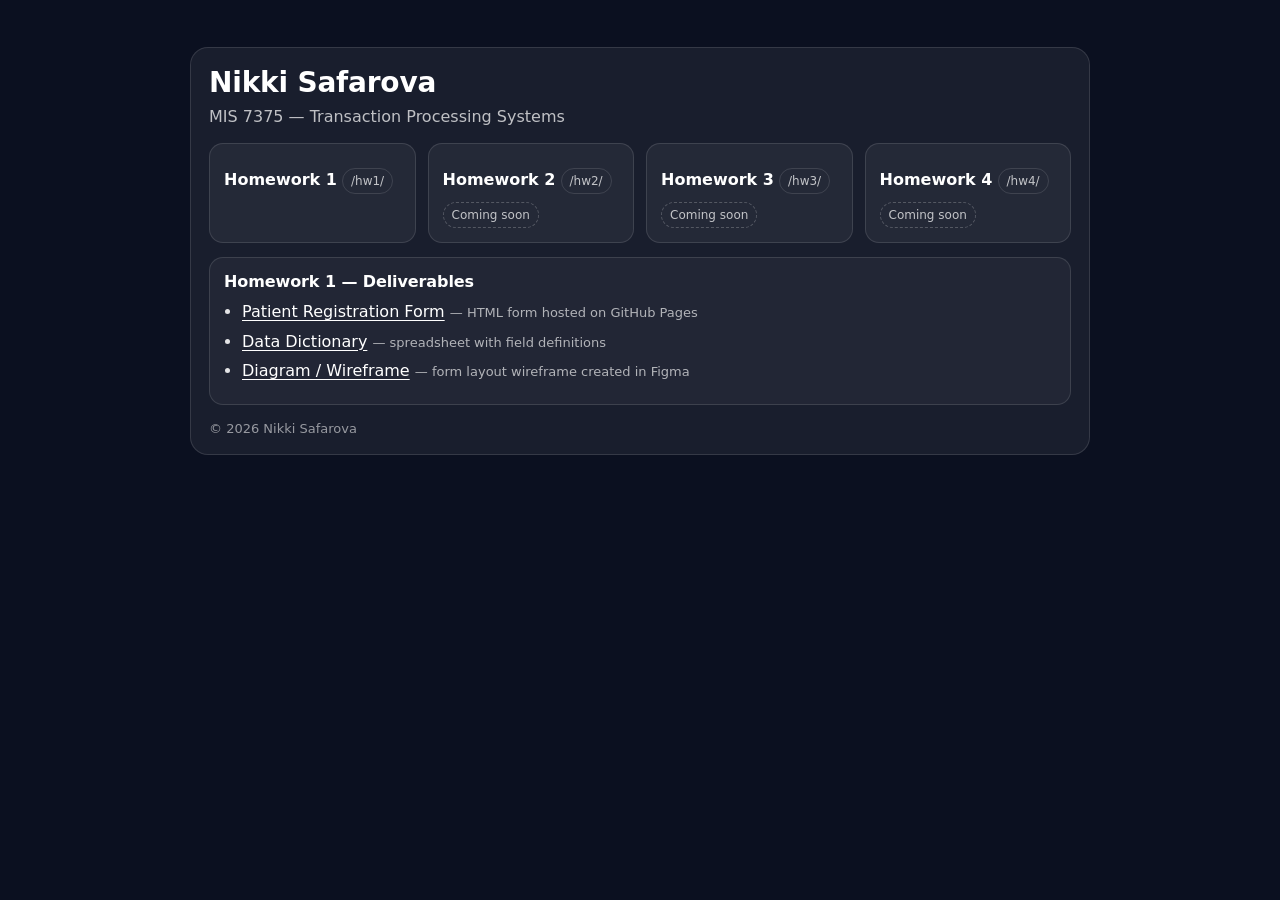
<file: index.html>
<!DOCTYPE html>
<html lang="en">
<head>
  <meta charset="UTF-8" />
  <meta name="viewport" content="width=device-width, initial-scale=1" />
  <title>MIS 7375 | Nikki Safarova</title>
  <style>
    body{
      margin:0;
      font-family: system-ui, -apple-system, Segoe UI, Roboto, Arial, sans-serif;
      background:#0b1020;
      color:#ffffff;
    }
    .wrap{
      max-width:900px;
      margin:0 auto;
      padding:28px 18px 60px;
    }
    .card{
      background: rgba(255,255,255,.06);
      border: 1px solid rgba(255,255,255,.12);
      border-radius: 18px;
      padding: 18px;
    }
    h1{
      margin:0 0 6px;
      font-size:28px;
      letter-spacing:-.2px;
    }
    .sub{
      margin:0;
      color: rgba(255,255,255,.72);
      line-height:1.5;
    }
    .grid{
      margin-top:14px;
      display:grid;
      grid-template-columns: repeat(4, 1fr);
      gap:12px;
    }
    @media (max-width: 900px){
      .grid{grid-template-columns: repeat(2, 1fr);}
    }
    @media (max-width: 520px){
      .grid{grid-template-columns: 1fr;}
    }
    a.tile{
      display:block;
      padding:14px;
      border-radius: 14px;
      border: 1px solid rgba(255,255,255,.12);
      background: rgba(255,255,255,.05);
      color:#fff;
      text-decoration:none;
      transition:.15s ease;
    }
    a.tile:hover{
      transform: translateY(-2px);
      background: rgba(255,255,255,.08);
      border-color: rgba(255,255,255,.20);
    }
    .tag{
      display:inline-block;
      margin-top:10px;
      font-size:12px;
      color: rgba(255,255,255,.72);
      padding:5px 8px;
      border:1px solid rgba(255,255,255,.12);
      border-radius:999px;
    }

    /* HW1 details section */
    .details{
      margin-top:14px;
      padding:14px;
      border-radius: 14px;
      border: 1px solid rgba(255,255,255,.12);
      background: rgba(255,255,255,.04);
    }
    .details h2{
      margin:0 0 10px;
      font-size:16px;
      letter-spacing:-.1px;
    }
    .links{
      margin:0;
      padding-left:18px;
      color: rgba(255,255,255,.88);
    }
    .links li{
      margin:8px 0;
      line-height:1.35;
    }
    .links a{
      color:#ffffff;
      text-decoration: underline;
      text-underline-offset: 3px;
    }
    .muted{
      color: rgba(255,255,255,.65);
      font-size:13px;
      margin-top:6px;
    }

    /* Coming soon tag */
    .soon{
      display:inline-block;
      margin-top:8px;
      font-size:12px;
      color: rgba(255,255,255,.72);
      padding:5px 8px;
      border:1px dashed rgba(255,255,255,.22);
      border-radius:999px;
    }

    footer{
      margin-top:16px;
      color: rgba(255,255,255,.55);
      font-size:13px;
    }
  </style>
</head>
<body>
  <main class="wrap">
    <br />
    <div class="card">
      <h1>Nikki Safarova</h1>
      <p class="sub">MIS 7375 — Transaction Processing Systems</p>

      <div class="grid" aria-label="Homework folders">
        <a class="tile" href="./hw1/">
          <strong>Homework 1</strong>
          <div class="tag">/hw1/</div>
        </a>

        <a class="tile" href="./hw2/">
          <strong>Homework 2</strong>
          <div class="tag">/hw2/</div>
          <div class="soon">Coming soon</div>
        </a>

        <a class="tile" href="./hw3/">
          <strong>Homework 3</strong>
          <div class="tag">/hw3/</div>
          <div class="soon">Coming soon</div>
        </a>

        <a class="tile" href="./hw4/">
          <strong>Homework 4</strong>
          <div class="tag">/hw4/</div>
          <div class="soon">Coming soon</div>
        </a>
      </div>

      <div class="details" aria-label="Homework 1 deliverables">
        <h2>Homework 1 — Deliverables</h2>
        <ul class="links">
          <li>
            <a href="./hw1/index.html">Patient Registration Form</a>
            <span class="muted">— HTML form hosted on GitHub Pages</span>
          </li>
          <li>
            <a href="./hw1/mis7375-hw1-data-dictionary.pdf">Data Dictionary</a>
            <span class="muted">— spreadsheet with field definitions</span>
          </li>
          <li>
            <a href="./hw1/mis7375-hw1-diagram.pdf">Diagram / Wireframe</a>
            <span class="muted">— form layout wireframe created in Figma</span>
          </li>
        </ul>
      </div>

      <footer>© <span id="year"></span> Nikki Safarova</footer>
    </div>
  </main>

  <script>
    document.getElementById("year").textContent = new Date().getFullYear();
  </script>
</body>
</html>
</file>
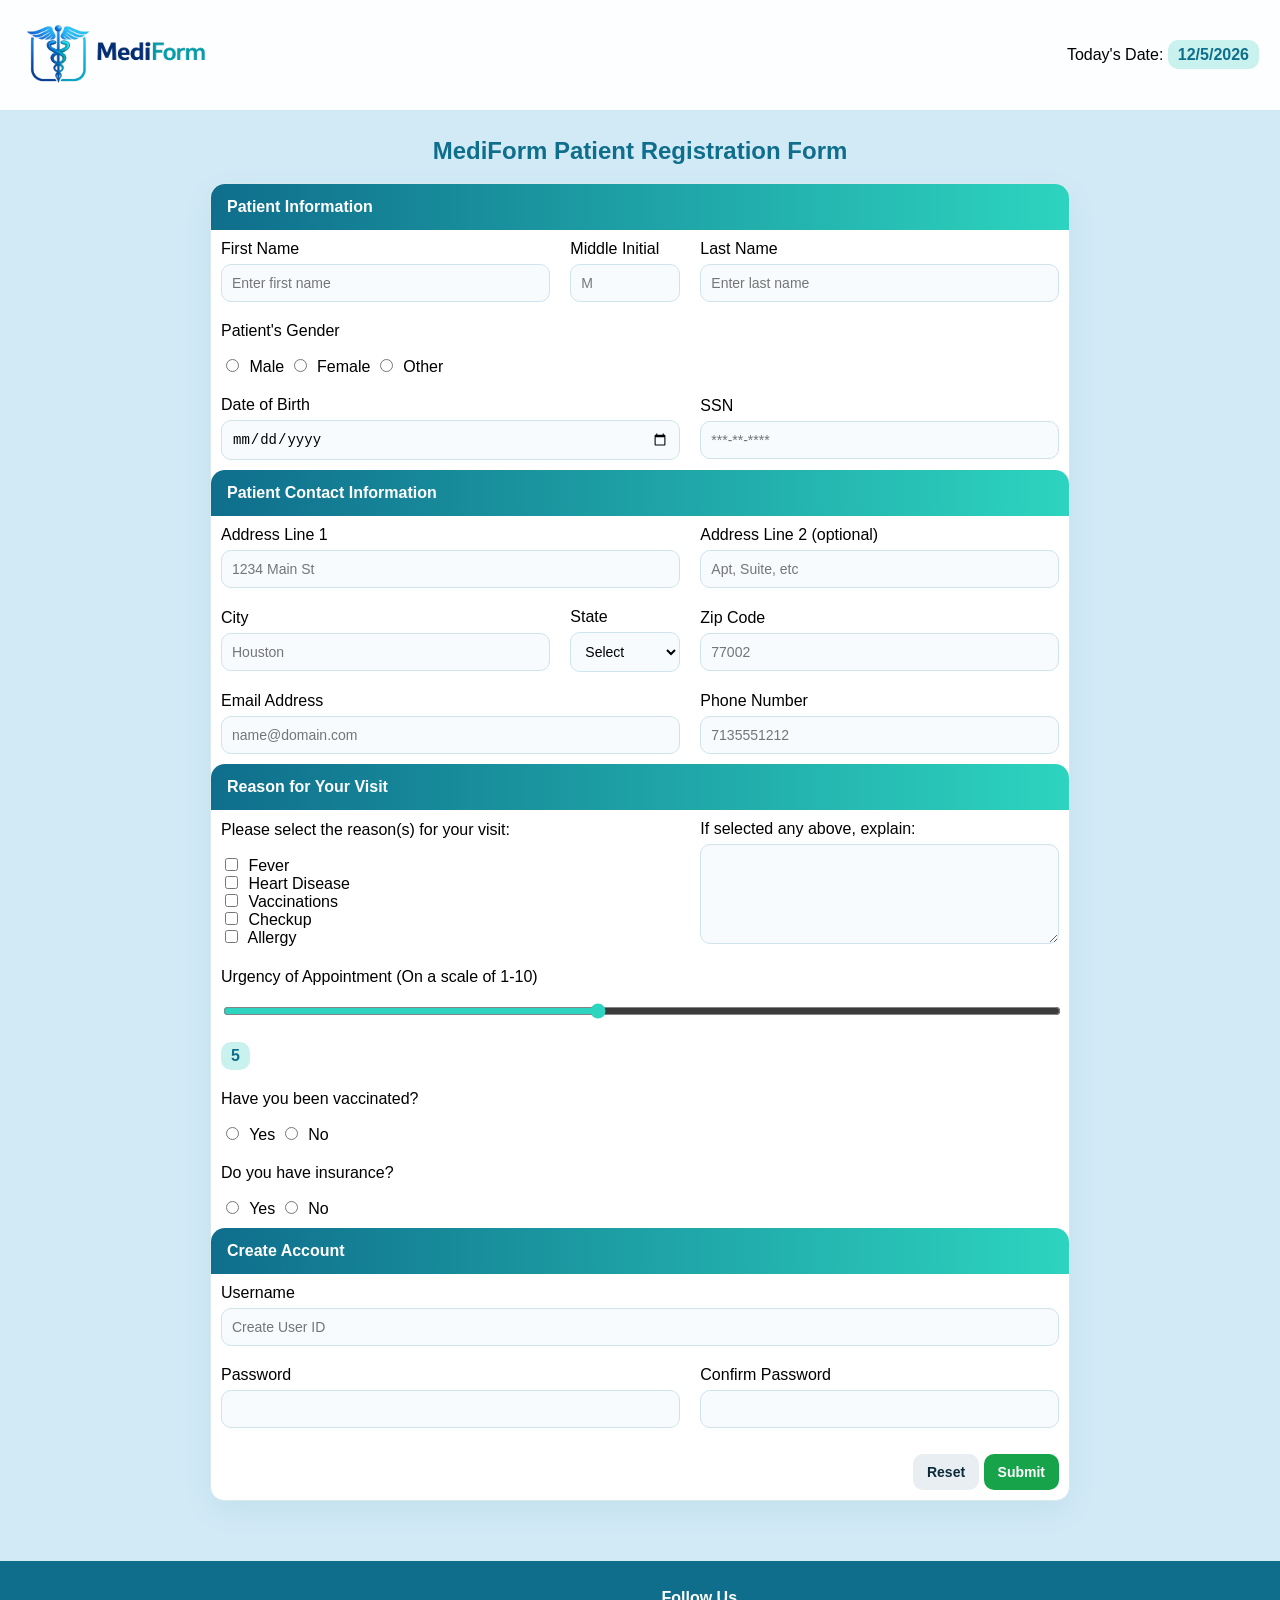
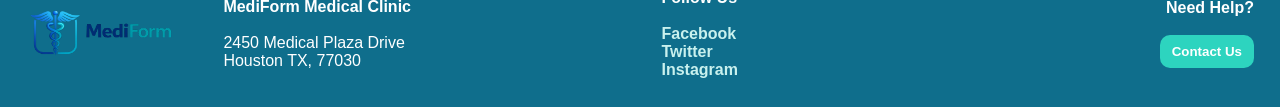
<file: hw1/index.html>
<!doctype html>
<!--
    Name: Nikki Safarova
    File: index.html
    Date Created: 2026-02-21
    Date Updated: 2026-02-25
    Purpose: MIS 7375 Homework 1 - MediForm Patient Registration Form HTML
-->

<html lang="en">
  <head>
    <meta charset="utf-8" />
    <title>MediForm Patient Registration</title>

    <!-- External CSS Stylesheet-->
    <link rel="stylesheet" href="style.css" />
  </head>

  <body>
    <!-- HEADER SECTION -->
    <div id="header">
      <table width="100%">
        <tr>
          <td><img src="logo.png" alt="MediForm Logo" width="150" /></td>
          <td align="right">
            Today's Date: <span id="today">MM/DD/YYYY</span>
          </td>
        </tr>
      </table>
    </div>

    <!-- BODY SECTION -->
    <div id="body">
      <h2>MediForm Patient Registration Form</h2>

      <form action="thankyou.html">
        <center>
          <table width="800" cellpadding="10">
            <tr>
              <th colspan="3">Patient Information</th>
            </tr>

            <!-- NAME -->
            <tr>
              <td>
                First Name<br />
                <input
                  type="text"
                  name="firstname"
                  maxlength="30"
                  required
                  placeholder="Enter first name"
                />
              </td>

              <td width="110">
                Middle Initial<br />
                <input
                  type="text"
                  name="middleinit"
                  maxlength="1"
                  placeholder="M"
                />
              </td>

              <td>
                Last Name<br />
                <input
                  type="text"
                  name="lastname"
                  maxlength="30"
                  required
                  placeholder="Enter last name"
                />
              </td>
            </tr>

            <!-- GENDER RADIO BUTTON -->
            <tr>
              <td colspan="3">
                Patient's Gender<br /><br />
                <input type="radio" name="gender" value="Male" required /> Male
                <input type="radio" name="gender" value="Female" /> Female
                <input type="radio" name="gender" value="Other" /> Other
              </td>
            </tr>

            <!-- Date of Birth + SSN -->
            <tr>
              <td colspan="2">
                Date of Birth<br />
                <input type="date" name="dob" required />
              </td>

              <td>
                SSN<br />
                <input
                  type="password"
                  name="ssn"
                  placeholder="***-**-****"
                  maxlength="11"
                  required
                />
              </td>
            </tr>

            <tr>
              <th colspan="3">Patient Contact Information</th>
            </tr>

            <!-- ADDRESS and CONTACT INFORMATION -->
            <tr>
              <td colspan="2">
                Address Line 1<br />
                <input
                  type="text"
                  name="addr1"
                  maxlength="30"
                  placeholder="1234 Main St"
                  required
                />
              </td>

              <td>
                Address Line 2 (optional)<br />
                <input
                  type="text"
                  name="addr2"
                  maxlength="30"
                  placeholder="Apt, Suite, etc"
                />
              </td>
            </tr>

            <tr>
              <td>
                City<br />
                <input
                  type="text"
                  name="city"
                  maxlength="30"
                  placeholder="Houston"
                  required
                />
              </td>

              <td>
                State<br />
                <select name="state" required>
                  <option value="">Select</option>
                  <option>AK</option>
                  <option>AL</option>
                  <option>AR</option>
                  <option>AZ</option>
                  <option>CA</option>
                  <option>CO</option>
                  <option>CT</option>
                  <option>DC</option>
                  <option>DE</option>
                  <option>FL</option>
                  <option>GA</option>
                  <option>HI</option>
                  <option>IA</option>
                  <option>ID</option>
                  <option>IL</option>
                  <option>IN</option>
                  <option>KS</option>
                  <option>KY</option>
                  <option>LA</option>
                  <option>MA</option>
                  <option>MD</option>
                  <option>ME</option>
                  <option>MI</option>
                  <option>MN</option>
                  <option>MO</option>
                  <option>MS</option>
                  <option>MT</option>
                  <option>NC</option>
                  <option>ND</option>
                  <option>NE</option>
                  <option>NH</option>
                  <option>NJ</option>
                  <option>NM</option>
                  <option>NV</option>
                  <option>NY</option>
                  <option>OH</option>
                  <option>OK</option>
                  <option>OR</option>
                  <option>PA</option>
                  <option>PR</option>
                  <option>RI</option>
                  <option>SC</option>
                  <option>SD</option>
                  <option>TN</option>
                  <option>TX</option>
                  <option>UT</option>
                  <option>VA</option>
                  <option>VT</option>
                  <option>WA</option>
                  <option>WI</option>
                  <option>WV</option>
                  <option>WY</option>
                </select>
              </td>

              <td>
                Zip Code<br />
                <input
                  type="text"
                  name="zip"
                  maxlength="10"
                  placeholder="77002"
                  required
                />
              </td>
            </tr>

            <tr>
              <td colspan="2">
                Email Address<br />
                <input
                  type="email"
                  name="email"
                  placeholder="name@domain.com"
                  required
                />
              </td>

              <td>
                Phone Number<br />
                <input
                  type="text"
                  name="phone"
                  placeholder="7135551212"
                  required
                />
              </td>
            </tr>

            <tr>
              <th colspan="3">Reason for Your Visit</th>
            </tr>

            <!-- CHECKBOXES -->

            <tr>
              <td colspan="2">
                Please select the reason(s) for your visit:<br /><br />
                <input type="checkbox" name="history" value="Fever" />
                Fever<br />
                <input type="checkbox" name="history" value="Asthma" /> Heart
                Disease<br />
                <input type="checkbox" name="history" value="Vaccinations" />
                Vaccinations<br />
                <input type="checkbox" name="history" value="Checkup" />
                Checkup<br />
                <input type="checkbox" name="history" value="Allergy" /> Allergy
              </td>

              <td>
                <!-- TEXTAREA -->
                If selected any above, explain:<br />
                <textarea name="symptoms" rows="4" cols="20"></textarea>
              </td>
            </tr>

            <!-- SLIDER -->
            <tr>
              <td colspan="3">
                Urgency of Appointment (On a scale of 1-10)<br />
                <input
                  type="range"
                  id="health_score"
                  min="1"
                  max="10"
                  value="5"
                />
                <span id="score-value">5</span>
              </td>
            </tr>

            <!-- VACCINATION RADIO BUTTON-->
            <tr>
              <td colspan="3">
                Have you been vaccinated?<br /><br />
                <input type="radio" name="vaccinated" value="Yes" required />
                Yes <input type="radio" name="vaccinated" value="No" /> No
              </td>
            </tr>

            <!-- INSURANCE RADIO BUTTON -->
            <tr>
              <td colspan="3">
                Do you have insurance?<br /><br />
                <input type="radio" name="insurance" value="Yes" required /> Yes
                <input type="radio" name="insurance" value="No" /> No
              </td>
            </tr>

            <!-- CREATE ACCOUNT -->
            <tr>
              <th colspan="3">Create Account</th>
            </tr>

            <tr>
              <td colspan="3">
                Username<br />
                <input
                  type="text"
                  name="userid"
                  maxlength="20"
                  placeholder="Create User ID"
                  required
                />
              </td>
            </tr>

            <tr>
              <td colspan="2">
                Password<br />
                <input type="password" name="password" required />
              </td>

              <td>
                Confirm Password<br />
                <input type="password" name="password2" required />
              </td>
            </tr>

            <!-- SUBMIT and RESET BUTTONS -->
            <tr>
              <td colspan="3" align="right">
                <input type="reset" value="Reset" />
                <input type="submit" value="Submit" />
              </td>
            </tr>
          </table>
        </center>
      </form>
    </div>

    <!-- FOOTER SECTION -->
    <div id="footer">
      <table width="100%" cellpadding="10">
        <tr>
          <!-- Logo and Company Address-->
          <td width="12%">
            <img src="logo.png" alt="MediForm Logo" width="150" />
          </td>

          <td width="30%">
            <b>MediForm Medical Clinic</b><br /><br />
            2450 Medical Plaza Drive<br />
            Houston TX, 77030
          </td>

          <!-- Social Links -->
          <td width="30%">
            <b>Follow Us</b><br /><br />
            <a href="#">Facebook</a><br />
            <a href="#">Twitter</a><br />
            <a href="#">Instagram</a>
          </td>

          <!-- Contact Button -->
          <td width="12%" align="right">
            <b>Need Help?</b><br /><br />
            <button type="button">Contact Us</button>
          </td>
        </tr>
      </table>
    </div>

    <!-- Javascript for Today's date and Slider -->
    <script>
      document.getElementById("today").innerHTML =
        new Date().toLocaleDateString("en-US");

      var slider = document.getElementById("health_score");
      var output = document.getElementById("score-value");
      output.innerHTML = slider.value;

      slider.oninput = function () {
        output.innerHTML = this.value;
      };
    </script>
  </body>
</html>
</file>
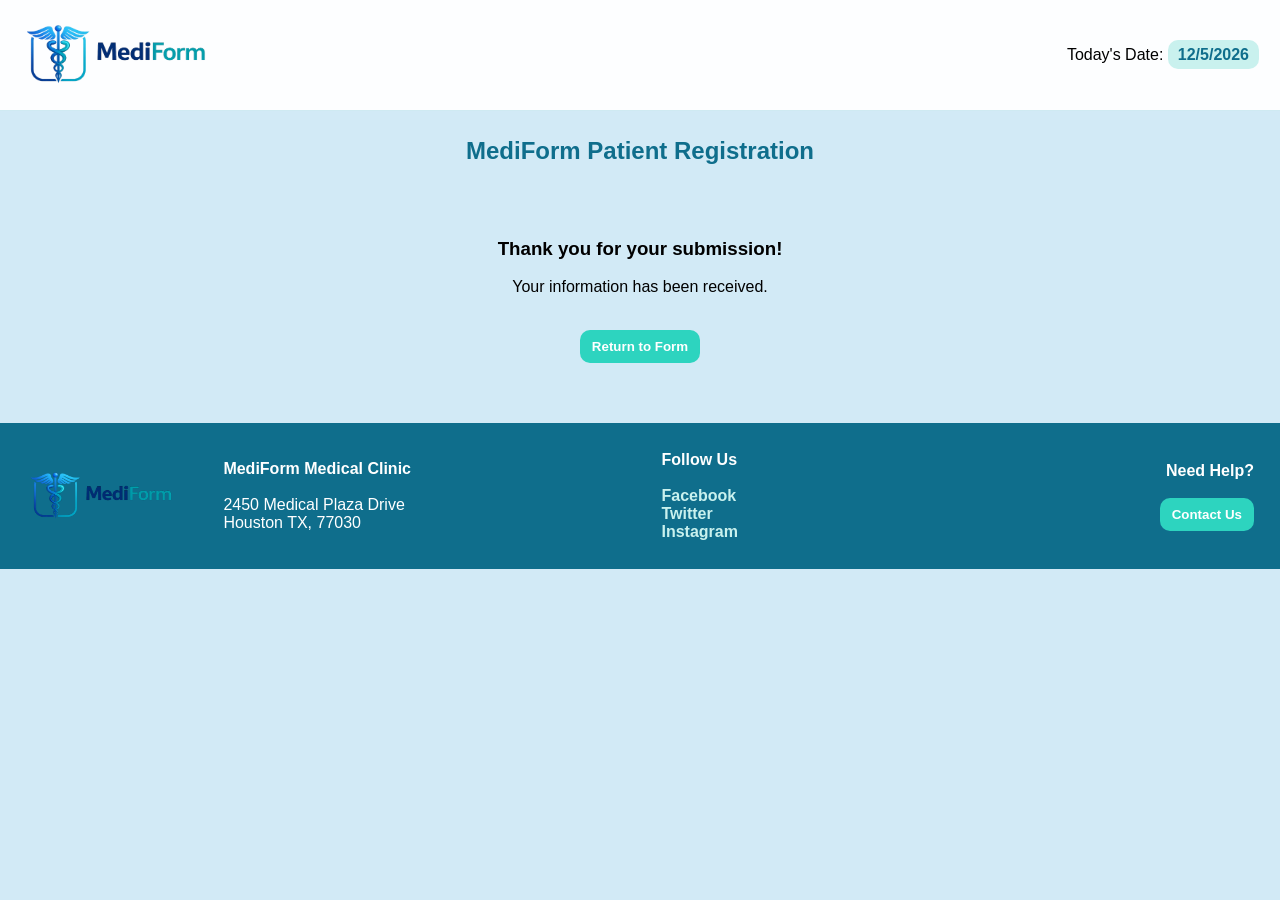
<file: hw1/thankyou.html>
<!doctype html>
<!--
    Name: Nikki Safarova
    File: thankyou.html
    Date Created: 2026-02-23
    Date Updated: 2026-02-24
    Purpose: Thank you page for MIS 7375 Homework 1 - MediForm Patient Registration Form.
-->

<html lang="en">
  <head>
    <meta charset="utf-8" />
    <title>MediForm Submission</title>

    <!-- External CSS -->
    <link rel="stylesheet" href="style.css" />
  </head>

  <body>
    <!-- HEADER SECTION -->
    <div id="header">
      <table width="100%">
        <tr>
          <td>
            <img src="logo.png" alt="MediForm Logo" width="150" />
          </td>
          <td align="right">
            Today's Date: <span id="today">MM/DD/YYYY</span>
          </td>
        </tr>
      </table>
    </div>

    <!-- BODY SECTION -->
    <div id="body" align="center">
      <h2>MediForm Patient Registration</h2>

      <br /><br />

      <h3>Thank you for your submission!</h3>

      <p>Your information has been received.</p>

      <br />

      <a href="index.html">
        <button id="button" type="button">Return to Form</button>
      </a>
    </div>

    <!-- FOOTER SECTION -->
    <div id="footer">
      <table width="100%" cellpadding="10">
        <tr>
          <!-- Logo and Company Adress -->
          <td width="12%">
            <img src="logo.png" alt="MediForm Logo" width="150" />
          </td>

          <td width="30%">
            <b>MediForm Medical Clinic</b><br /><br />
            2450 Medical Plaza Drive<br />
            Houston TX, 77030
          </td>

          <!-- Social Links -->
          <td width="30%">
            <b>Follow Us</b><br /><br />
            <a href="#">Facebook</a><br />
            <a href="#">Twitter</a><br />
            <a href="#">Instagram</a>
          </td>

          <!-- Contact Button -->
          <td width="12%" align="right">
            <b>Need Help?</b><br /><br />
            <button type="button">Contact Us</button>
          </td>
        </tr>
      </table>
    </div>

    <script>
      document.getElementById("today").innerHTML =
        new Date().toLocaleDateString("en-US");
    </script>
  </body>
</html>
</file>
<file: hw1/style.css>
/*
  Name: Nikki Safarova
  File: style.css
  Date Created: 2026-02-21
  Date Updated: 2026-02-24
  Purpose: MIS 7375 Homework 1 - MediForm CSS Stylesheet
*/

body {
  background: #d2eaf6;
  font-family: Verdana, Geneva, Tahoma, sans-serif;
  margin: 0;
}

/* HEADER SECTION */
#header {
  background: #fdfeff;
  border-bottom: 1px solid #cfeaf2;
  padding: 14px 18px;
}

#header img {
  width: 190px;
}

#today {
  background: #c9f1ee;
  border-radius: 10px;
  color: #0f6e8c;
  font-weight: 700;
  padding: 6px 10px;
}

/* BODY SECTION */
#body {
  padding: 26px 14px 34px 14px;
}

h2 {
  color: #0f6e8c;
  font-weight: 800;
  margin: 0 0 18px 0;
  text-align: center;
}

/* FORM CARD */
#body table {
  background: #ffffff;
  border: 1px solid #d7e8ef;
  border-collapse: separate;
  border-radius: 14px;
  border-spacing: 0;
  box-shadow: 0 10px 30px rgba(15, 110, 140, 0.08);
  max-width: 95%;
  width: 860px;
}

#body th {
  background: linear-gradient(90deg, #0f6e8c, #2dd4bf);
  border-radius: 14px 14px 0 0;
  color: #ffffff;
  font-size: 16px;
  padding: 14px 16px;
  text-align: left;
}

/* INPUTS */
input,
select,
textarea {
  background: #f7fbfd;
  border: 1px solid #cfe3ea;
  border-radius: 10px;
  box-sizing: border-box;
  font-size: 14px;
  margin-top: 6px;
  padding: 10px;
  width: 100%;
}

textarea {
  height: 100px;
}

input[type="checkbox"],
input[type="radio"] {
  margin-right: 6px;
  margin-top: 0;
  width: auto;
}

/* BUTTONS */
input[type="button"],
input[type="reset"],
input[type="submit"] {
  border: none;
  border-radius: 10px;
  cursor: pointer;
  font-weight: 700;
  padding: 10px 14px;
  width: auto;
}

input[type="reset"] {
  background: #e9eef2;
  color: #0b2b3a;
}

input[type="submit"] {
  background: #16a34a;
  color: #ffffff;
}

#button {
  background: #2dd4bf;
  border: none;
  border-radius: 10px;
  color: #ffffff;
  cursor: pointer;
  font-weight: 700;
  padding: 9px 12px;
}

/* SLIDER */
input[type="range"] {
  accent-color: #2dd4bf;
}

#score-value {
  background: #c9f1ee;
  border-radius: 10px;
  color: #0f6e8c;
  display: inline-block;
  font-weight: 800;
  margin-top: 8px;
  padding: 5px 10px;
}

/* FOOTER SECTION */
#footer {
  background: #0f6e8c;
  color: #ffffff;
  margin-top: 26px;
  padding: 16px 14px;
}

#footer a {
  color: #c9f1ee;
  font-weight: 600;
  text-decoration: none;
}

#footer button {
  background: #2dd4bf;
  border: none;
  border-radius: 10px;
  color: #ffffff;
  cursor: pointer;
  font-family: Verdana, Geneva, Tahoma, sans-serif;
  font-weight: 700;
  padding: 9px 12px;
}
</file>
